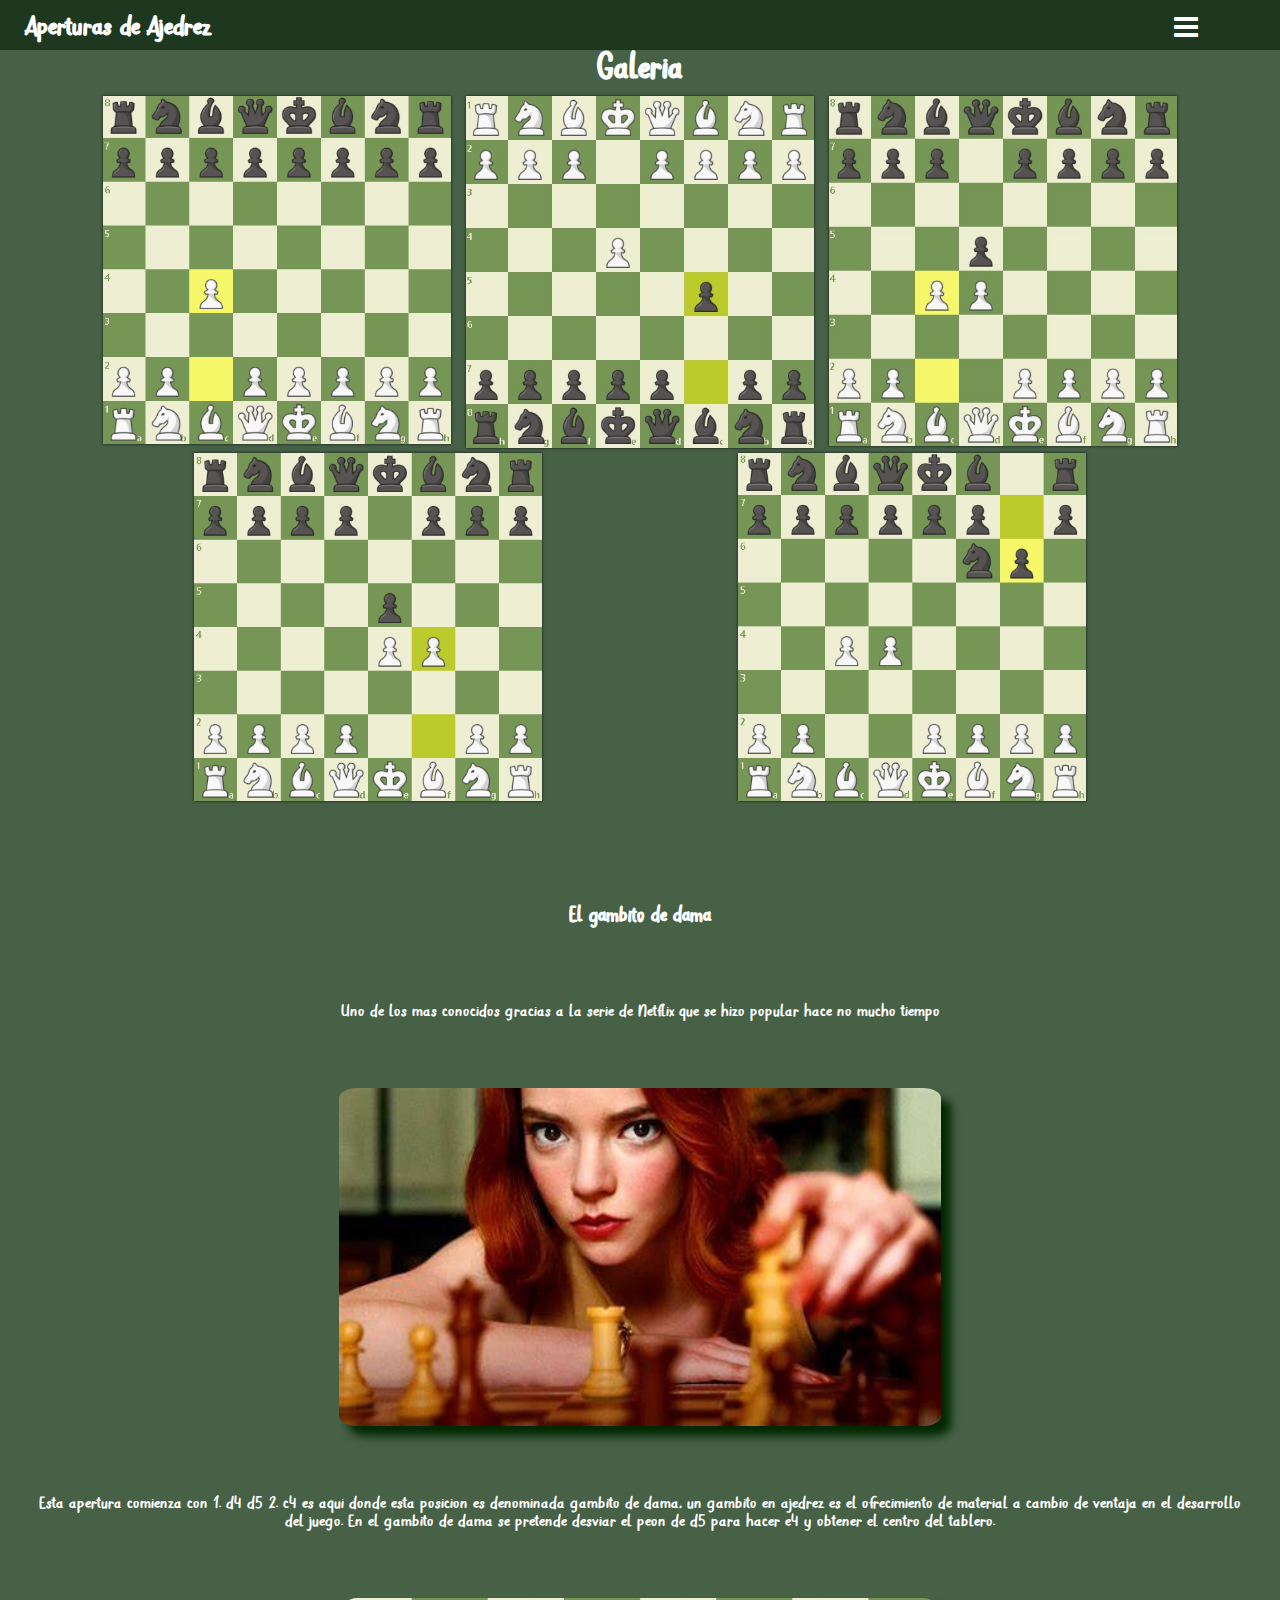
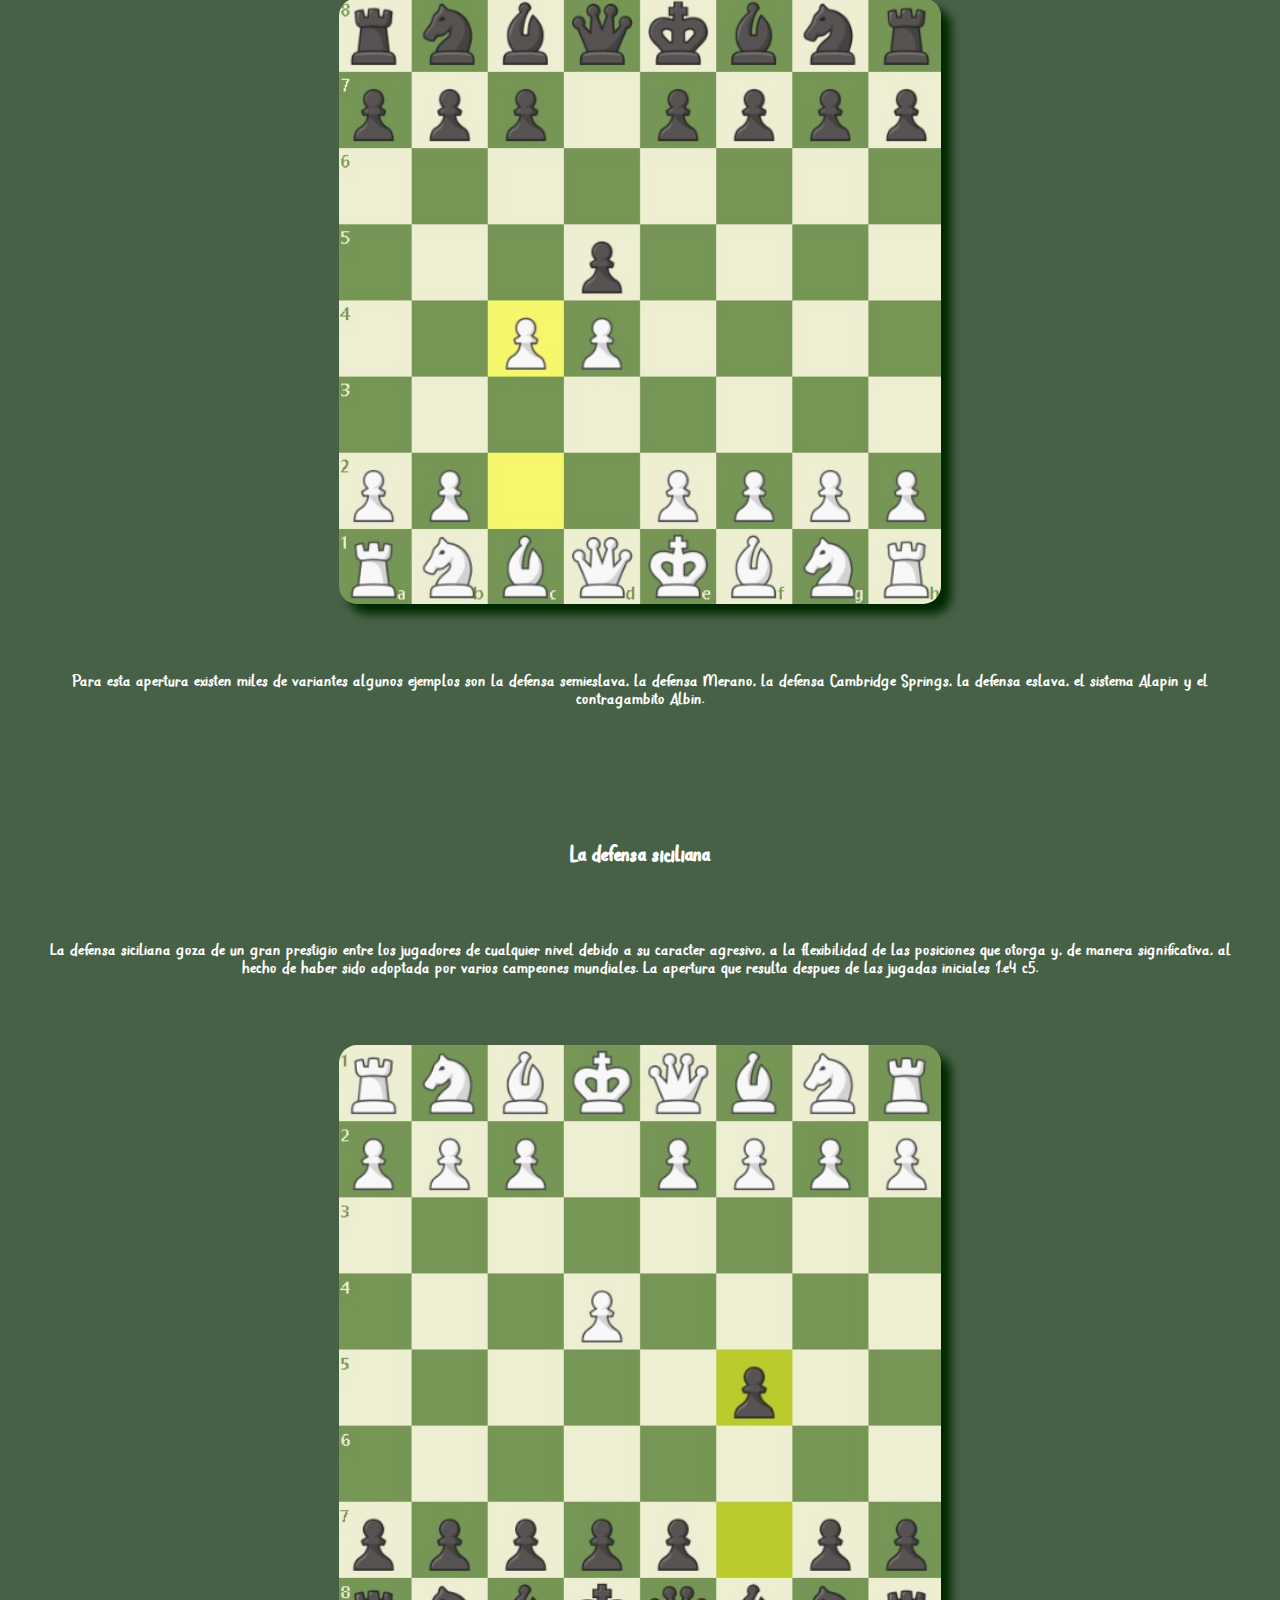
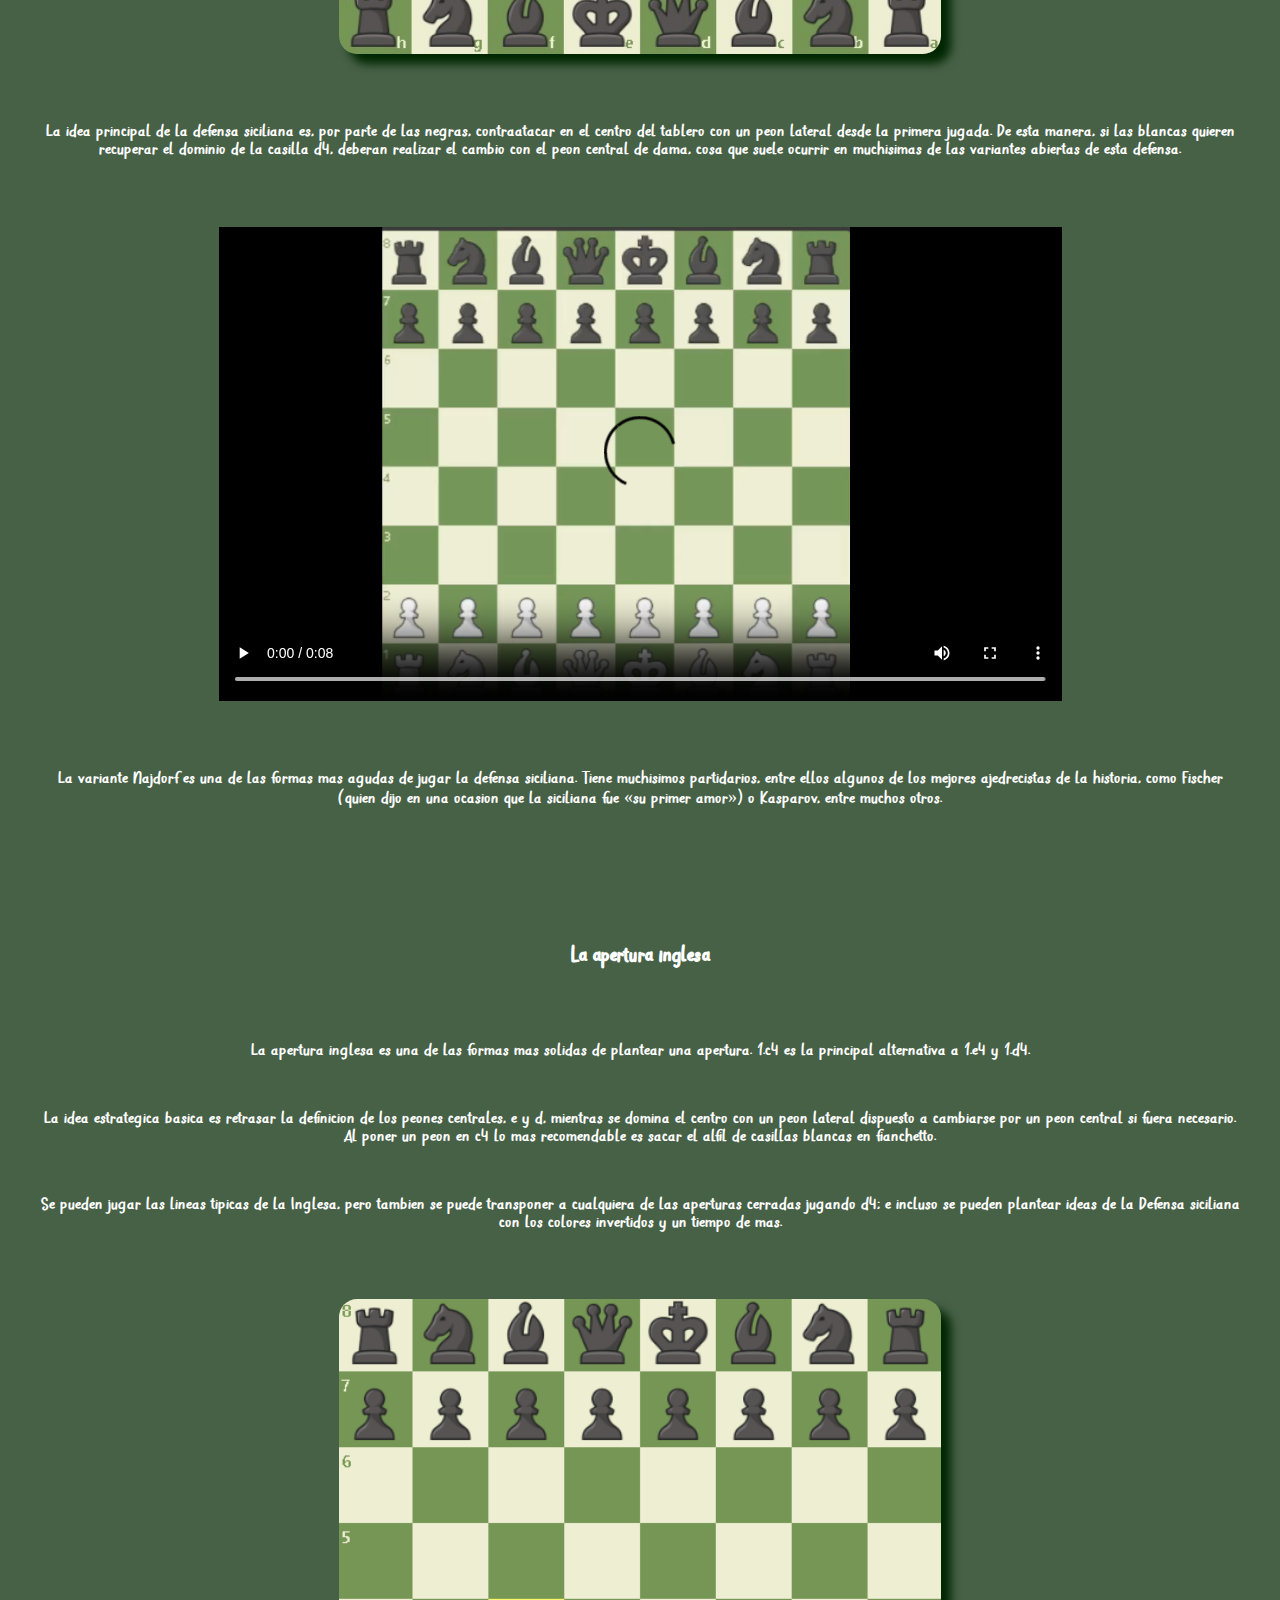
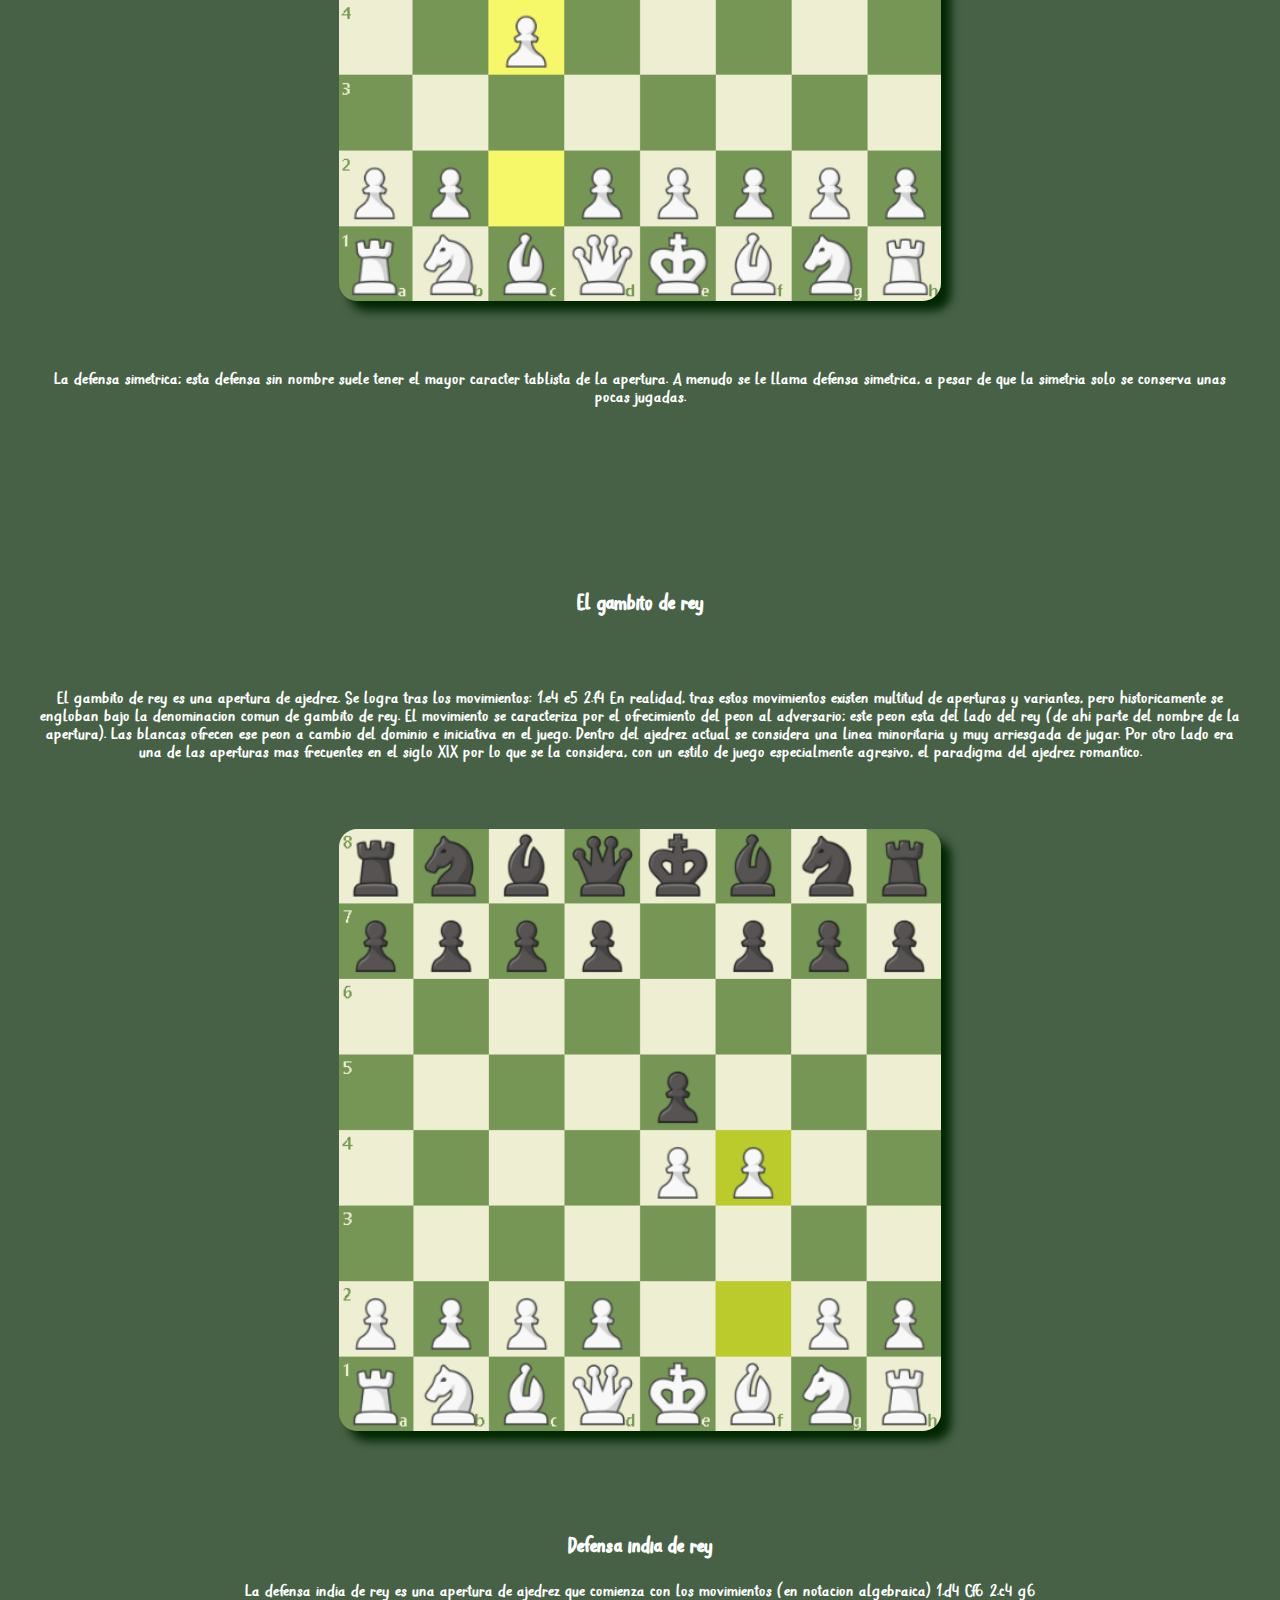
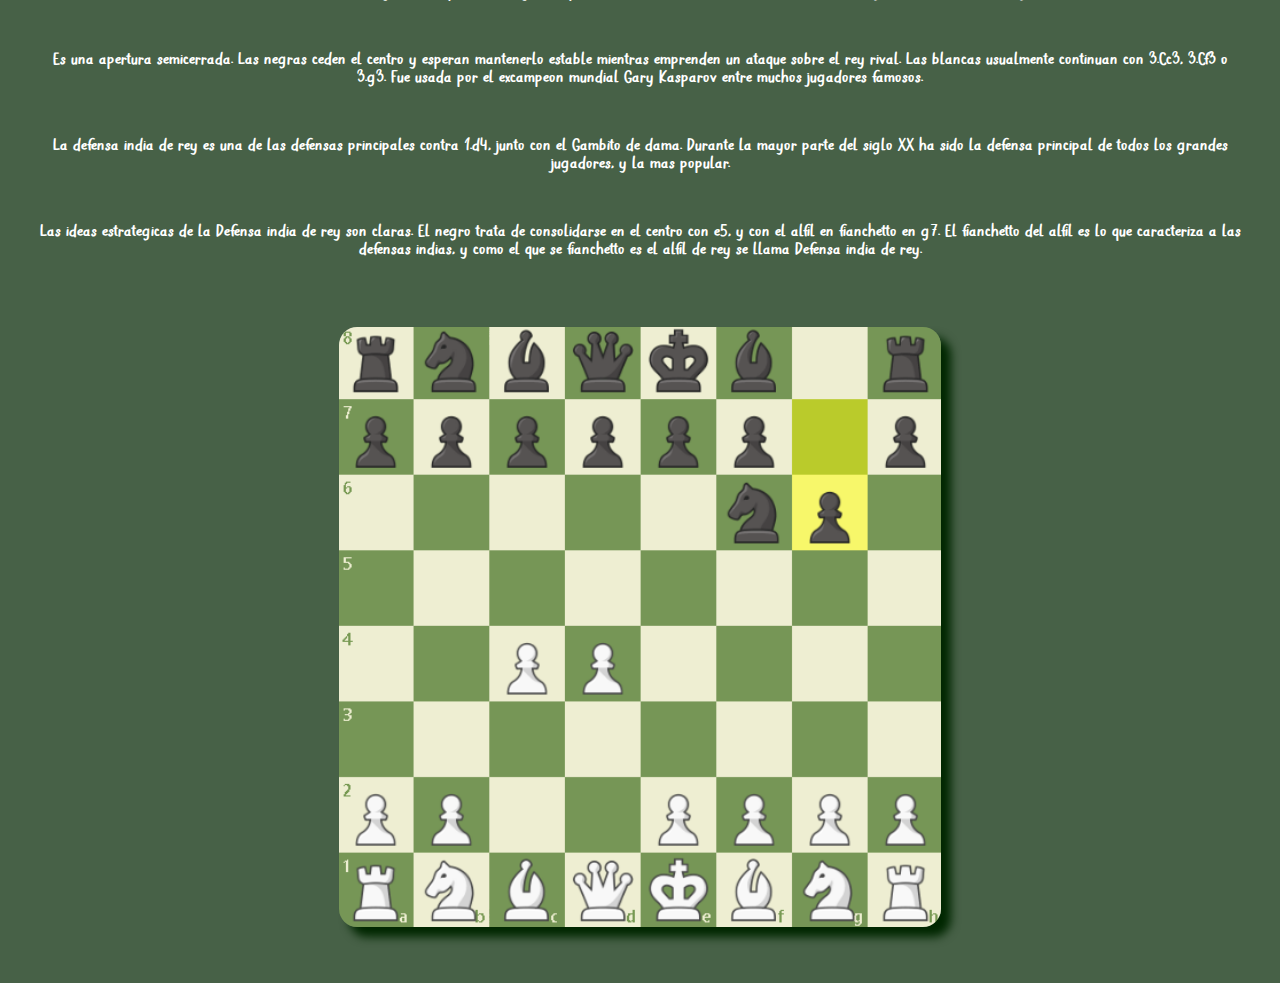
<file: html/aperturas.html>
﻿<html>

<head>
    <meta charset="utf-8">
    <meta http-equiv="X-UA-Compatible" content="IE=edge">
    <title>Aprende ajedrez</title>
    <meta name="viewport" content="width=device-width, initial-scale=1">
    <link rel="stylesheet" href="../css/aestilos.css">
    <link rel="stylesheet" href="../css/fontello.css">
</head>

<body>
    <header>
        <div class="contenedor">
            <h2>Aperturas de Ajedrez</h2>
            <input type="checkbox" id="menu-bar">
            <label class="icon-menu" for="menu-bar"></label>
            <div class="menu">
                <a href="index.html">Inicio</a>
                <a href="aperturas.html">Aperturas</a>
                <a href="desarrollo.html">Desarrollo de partida</a>
                <a href="elo.html">El Elo</a>
                <a href="pogchamps.html">PogChamps</a>
                <a href="magnus.html">El campeon del mundo</a>
            </div>
        </div>
    </header>
    <nav>
        <div class="galeria">
            <h1>Galeria</h1>
            <div class="linea"></div>
            <div class="contenedor-imagenes">
                <div class="imagen">
                    <img src="../img/apertura-inglesa.png" alt="">
                    <div class="overlay">
                        <a href="#apertura-inglesa">
                            <span class="apertura-inglesa"><h2>Apertura inglesa</h2></span>
                        </a>
                    </div>
                </div>
                <div class="imagen">
                    <img src="../img/defensa-siciliana.jpg" alt="">
                    <div class="overlay">
                        <a href="#defensa-siciliana">
                            <span class="defensa-siciliana"><h2>Defensa siciliana</h2></span>
                        </a>
                    </div>
                </div>
                <div class="imagen">
                    <img src="../img/posicion-gambito-de-dama.jpg" alt="">
                    <div class="overlay">
                        <a href="#gambito-de-dama">
                            <span class="gambito-de-dama"><h2>Gambito de dama</h2></span>
                        </a>
                    </div>
                </div>
                <div class="imagen">
                    <img src="../img/gambito-de-rey.png" alt="">
                    <div class="overlay">
                        <a href="#gambito-de-rey">
                            <span class="gambito-de-rey"><h2>Gambito de rey</h2></span>
                        </a>
                    </div>
                </div>
                <div class="imagen">
                    <img src="../img/india-de-rey.png" alt="">
                    <div class="overlay">
                        <a href="#india-de-rey">
                            <span class="india-de-rey"><h2>India de rey</h2></span>
                        </a>
                    </div>
                </div>
            </div>
        </div>
    </nav>
    <main>
        <div class="contenido">
            <br id="gambito-de-dama"><br>
            <p>
                <h3> El gambito de dama</h3>
            </p>
            <p>Uno de los mas conocidos gracias a la serie de Netflix que se hizo popular hace no mucho tiempo</p>
            <br>
            <center>
                <p><img class="img" src="../img/gambito-de-dama.jpg"></p>
            </center>
            <br>
            <p>Esta apertura comienza con 1. d4 d5 2. c4 es aqui donde esta posicion es denominada gambito de dama, un gambito en ajedrez es el ofrecimiento de material a cambio de ventaja en el desarrollo del juego. En el gambito de dama se pretende desviar
                el peon de d5 para hacer e4 y obtener el centro del tablero.</p>
            <br>
            <center>
                <p><img class="img" src="../img/posicion-gambito-de-dama.jpg"></p>
            </center>
            <br>
            <p> Para esta apertura existen miles de variantes algunos ejemplos son la defensa semieslava, la defensa Merano, la defensa Cambridge Springs, la defensa eslava, el sistema Alapín y el contragambito Albin.</p>
        </div>
        <div class="contenido">
            <br id="defensa-siciliana"><br>
            <p>
                <h3>La defensa siciliana</h3>
            </p>
            <p>La defensa siciliana goza de un gran prestigio entre los jugadores de cualquier nivel debido a su carácter agresivo, a la flexibilidad de las posiciones que otorga y, de manera significativa, al hecho de haber sido adoptada por varios campeones
                mundiales. La apertura que resulta después de las jugadas iniciales 1.e4 c5.
            </p>
            <br>
            <center>
                <p><img class="img" src="../img/defensa-siciliana.jpg"></p>
            </center>
            <br>
            <p>La idea principal de la defensa siciliana es, por parte de las negras, contraatacar en el centro del tablero con un peón lateral desde la primera jugada. De esta manera, si las blancas quieren recuperar el dominio de la casilla d4, deberán
                realizar el cambio con el peón central de dama, cosa que suele ocurrir en muchísimas de las variantes abiertas de esta defensa.</p>
            <br>
            <center>
                <p><video class="vid" src="../vid/defensa-siciliana.mp4" controls autoplay></video></p>
            </center>
            <br>
            <p>La variante Najdorf es una de las formas más agudas de jugar la defensa siciliana. Tiene muchísimos partidarios, entre ellos algunos de los mejores ajedrecistas de la historia, como Fischer (quien dijo en una ocasión que la siciliana fue «su
                primer amor») o Kasparov, entre muchos otros.</p>
        </div>
        <div class="contenido">
            <br id="apertura-inglesa"><br>
            <p>
                <h3>La apertura inglesa</h3>
            </p>
            <p>La apertura inglesa es una de las formas más sólidas de plantear una apertura. 1.c4 es la principal alternativa a 1.e4 y 1.d4.</p>
            <p>La idea estratégica básica es retrasar la definición de los peones centrales, e y d, mientras se domina el centro con un peón lateral dispuesto a cambiarse por un peón central si fuera necesario. Al poner un peón en c4 lo más recomendable
                es sacar el alfil de casillas blancas en fianchetto.</p>
            <p>Se pueden jugar las líneas típicas de la Inglesa, pero también se puede transponer a cualquiera de las aperturas cerradas jugando d4; e incluso se pueden plantear ideas de la Defensa siciliana con los colores invertidos y un tiempo de más.</p>
            <br>
            <center>
                <p><img class="img" src="../img/apertura-inglesa.png"></p>
            </center>
            <br>
            <p>La defensa simetrica; esta defensa sin nombre suele tener el mayor carácter tablista de la apertura. A menudo se le llama defensa simétrica, a pesar de que la simetría solo se conserva unas pocas jugadas.</p>
            <p id="gambito-de-rey"></p>
        </div>
        <div class="contenido">
            <br><br>
            <p>
                <h3>El gambito de rey</h3>
            </p>
            <p>El gambito de rey es una apertura de ajedrez. Se logra tras los movimientos: 1.e4 e5 2.f4 En realidad, tras estos movimientos existen multitud de aperturas y variantes, pero históricamente se engloban bajo la denominación común de gambito
                de rey. El movimiento se caracteriza por el ofrecimiento del peón al adversario; este peón está del lado del rey (de ahí parte del nombre de la apertura). Las blancas ofrecen ese peón a cambio del dominio e iniciativa en el juego. Dentro
                del ajedrez actual se considera una línea minoritaria y muy arriesgada de jugar. Por otro lado era una de las aperturas más frecuentes en el siglo XIX por lo que se la considera, con un estilo de juego especialmente agresivo, el paradigma
                del ajedrez romántico. </p>
            <br>
            <center>
                <p><img src="../img/gambito-de-rey.png" class="img"></p>
            </center>
            <br id="india-de-rey">
        </div>
        <div class="contenido">
            <br><br>
            <h3>Defensa india de rey</h3>
            <p>La defensa india de rey es una apertura de ajedrez que comienza con los movimientos (en notación algebraica) 1.d4 Cf6 2.c4 g6</p>
            <p>Es una apertura semicerrada. Las negras ceden el centro y esperan mantenerlo estable mientras emprenden un ataque sobre el rey rival. Las blancas usualmente continúan con 3.Cc3, 3.Cf3 o 3.g3. Fue usada por el excampeón mundial Gary Kasparov
                entre muchos jugadores famosos.</p>
            <p>La defensa india de rey es una de las defensas principales contra 1.d4, junto con el Gambito de dama. Durante la mayor parte del siglo XX ha sido la defensa principal de todos los grandes jugadores, y la más popular.</p>
            <p>Las ideas estratégicas de la Defensa india de rey son claras. El negro trata de consolidarse en el centro con e5, y con el alfil en fianchetto en g7. El fianchetto del alfil es lo que caracteriza a las defensas indias, y como el que se fianchetto
                es el alfil de rey se llama Defensa india de rey.</p>
            <br>
            <center>
                <p><img class="img" src="../img/india-de-rey.png"></p>
            </center>
            <br>
        </div>
    </main>
</body>

</html>
</file>
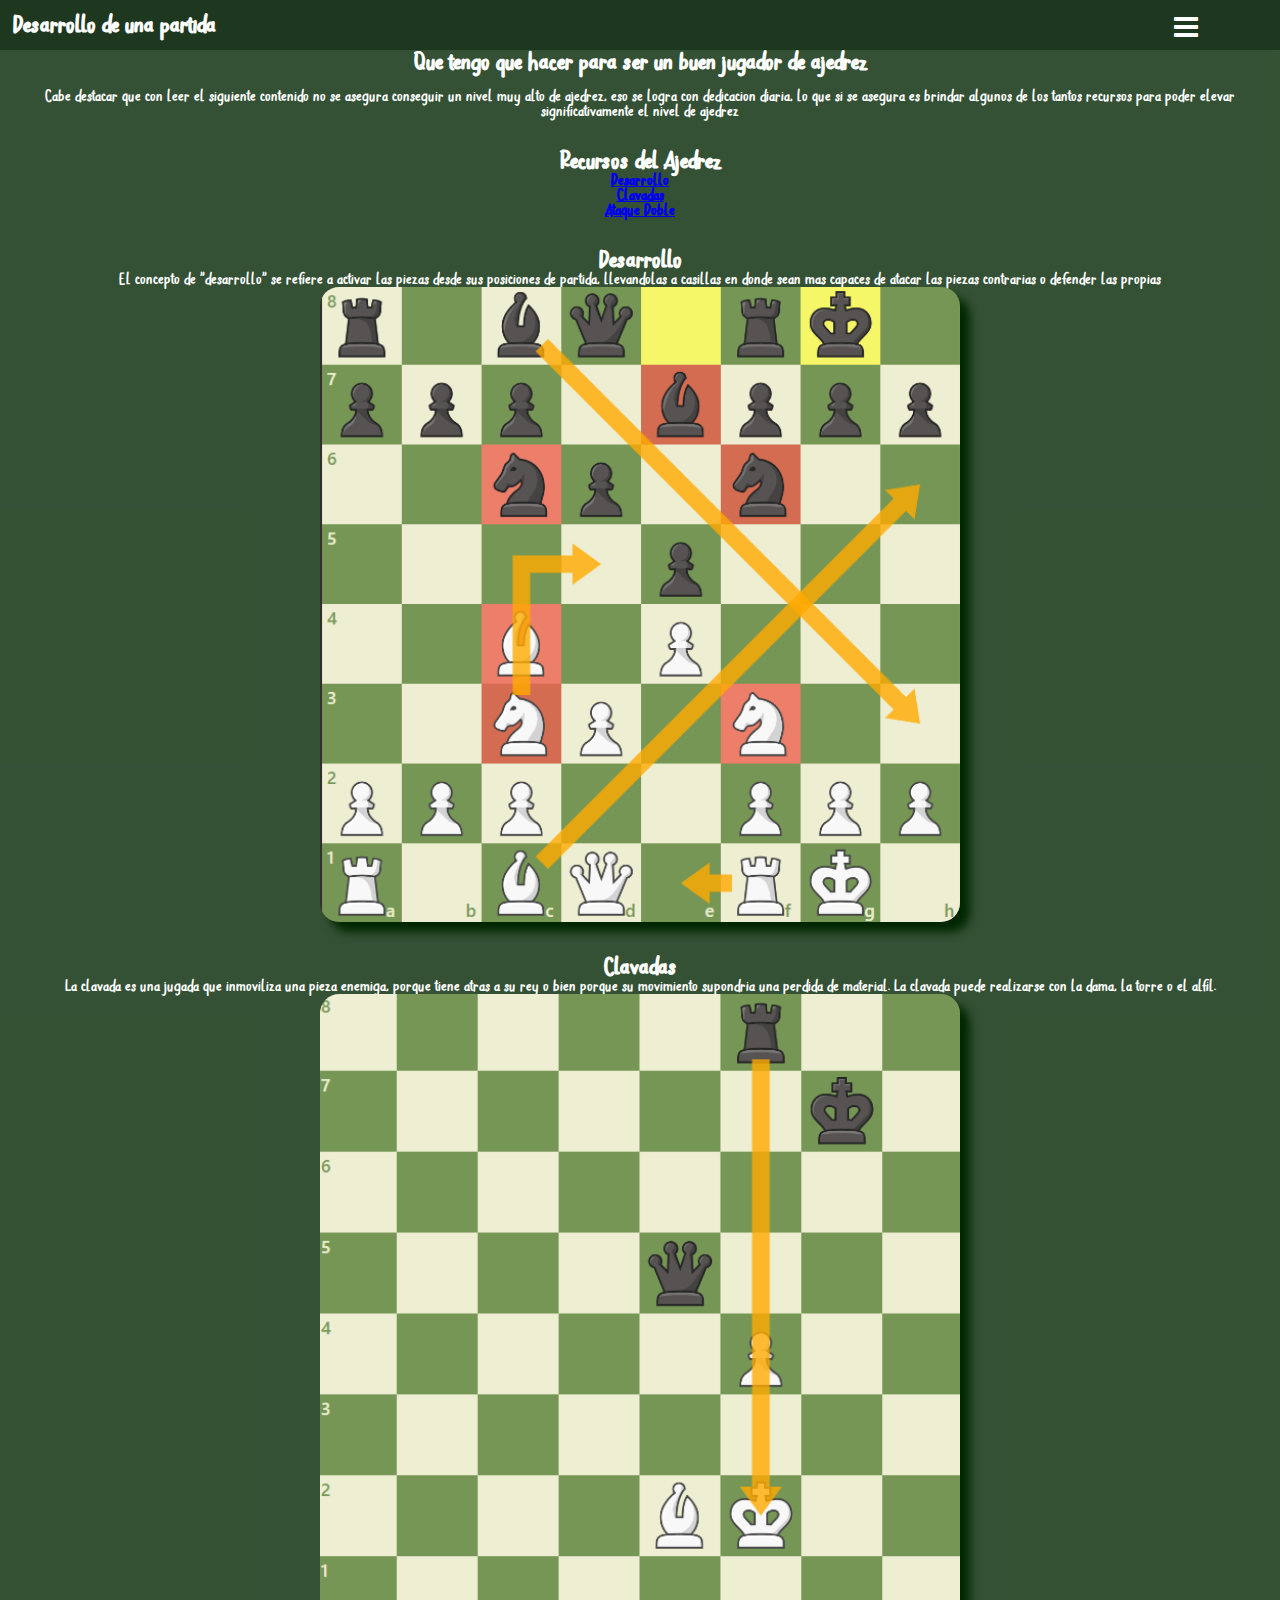
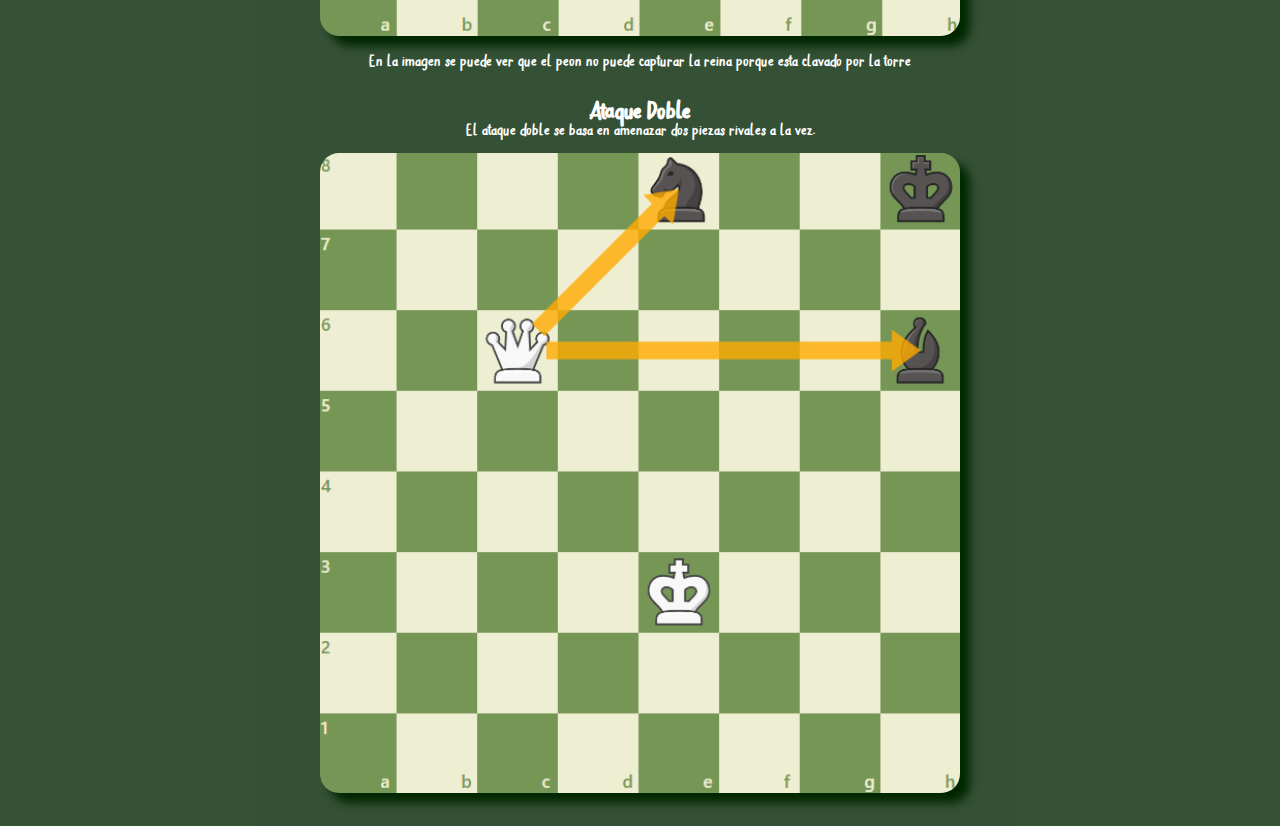
<file: html/desarrollo.html>
<!DOCTYPE html>
<html>

<head>
    <meta charset="utf-8">
    <meta http-equiv="X-UA-Compatible" content="IE=edge">
    <title>Aprende Ajedrez</title>
    <meta name="viewport" content="width=device-width, initial-scale=1">
    <link rel="stylesheet" href="../css/destilos.css">
    <link rel="stylesheet" href="../css/fontello.css">
</head>

<body>
    <header>
        <div class="contenedor">
            <h2>Desarrollo de una partida</h2>
            <input type="checkbox" id="menu-bar">
            <label class="icon-menu" for="menu-bar"></label>
            <div class="menu">
                <a href="index.html">Inicio</a>
                <a href="aperturas.html">Aperturas</a>
                <a href="desarrollo.html">Desarrollo de partida</a>
                <a href="elo.html">El Elo</a>
                <a href="pogchamps.html">PogChamps</a>
                <a href="magnus.html">El campeon del mundo</a>
            </div>
        </div>
    </header>
    <main>
        <div class="contenido">
            <h2>Que tengo que hacer para ser un buen jugador de ajedrez</h2><br>
            <p>Cabe destacar que con leer el siguiente contenido no se asegura conseguir un nivel muy alto de ajedrez, eso se logra con dedicacion diaria, lo que si se asegura es brindar algunos de los tantos recursos para poder elevar significativamente
                el nivel de ajedrez</p>
            <br><br>
            <h2>Recursos del Ajedrez</h2>
            <a href="#desarrollo">
                <center><h4>Desarrollo</h4></center>
            </a>
            <a href="#clavadas">
                <center><h4>Clavadas</h4></center>
            </a>
            <a href="#doble-ataque">
                <center><h4>Ataque Doble</h4></center>
            </a>
            <br id="desarrollo"><br>
            <h2>Desarrollo</h2>
            <p>El concepto de "desarrollo" se refiere a activar las piezas desde sus posiciones de partida, llevandolas a casillas en donde sean mas capaces de atacar las piezas contrarias o defender las propias</p>
            <center>
                <p><img class="img" src="../img/desarrollo.jpg"></p>
            </center>
            <br id="clavadas"><br>
            <h2>Clavadas</h2>
            <p>La clavada es una jugada que inmoviliza una pieza enemiga, porque tiene atras a su rey o bien porque su movimiento supondria una perdida de material. La clavada puede realizarse con la dama, la torre o el alfil.</p>
            <center>
                <p><img class="img" src="../img/clavada.jpg"></p>
            </center>
            <br>
            <p>En la imagen se puede ver que el peon no puede capturar la reina porque esta clavado por la torre</p>
            <br id="doble-ataque"><br>
            <h2>Ataque Doble</h2>
            <p>El ataque doble se basa en amenazar dos piezas rivales a la vez.</p>
            <br>
            <center>
                <p><img class="img" src="../img/ataquedbl.jpg"></p>
            </center>
            <br><br>
        </div>
    </main>
</body>

</html>
</file>
<file: css/aestilos.css>
@import url(menu.css);
* {
    margin: 0;
    padding: 0;
    box-sizing: border-box;
}

@font-face {
    font-family: Storytime;
    src: url(../font/Storytime.ttf)
}

body {
    font-family: Storytime;
    text-justify: justify;
    font-size: large;
}

.icon-menu {
    margin-top: 1%;
}

header {
    width: 100%;
    height: 50px;
    background: #1e381f;
    color: #fff;
    position: fixed;
    top: 0;
    left: 0;
    z-index: 100;
}

.contenedor {
    margin: auto;
    width: 98%;
}

.contenedor h2 {
    float: left;
    margin: 1%;
    width: 86%;
}

.contenido {
    float: left;
    padding: 1%;
    text-align: center;
    color: #fff;
    background-color: rgba(51, 80, 51, 0.9);
}

p {
    padding: 2%;
}

.img {
    width: 80%;
    box-shadow: 10px 10px 10px rgba(00, 39, 00);
    border-radius: 3%;
}

.vid {
    width: 100%;
}

.galeria {
    font-family: Storytime;
    background-color: rgba(51, 80, 51, 0.9);
}

h1 {
    text-align: center;
    padding-top: 50px;
    color: white;
}

.linea {
    margin-bottom: 10px;
}

.contenedor-imagenes {
    display: flex;
    width: 85%;
    margin: auto;
    justify-content: space-around;
    flex-wrap: wrap;
    border-radius: 3px;
}

.contenedor-imagenes .imagen {
    width: 32%;
    position: relative;
    height: 100%;
    margin-bottom: 5px;
    box-shadow: 0px 0px 3px 0px rgba(0, 0, 0, 0.75)
}

.imagen img {
    width: 100%;
    height: 100%;
    object-fit: cover;
}

.overlay {
    position: absolute;
    bottom: 0;
    left: 0;
    background: rgba(0, 118, 192, 0.5);
    width: 100%;
    height: 0;
    overflow: hidden;
    transition: 0.3s ease;
}

.overlay h2 {
    color: #fff;
    font-weight: 300;
    font-size: 30px;
    position: absolute;
    top: 50%;
    left: 50%;
    text-align: center;
    transform: translate(-50%, -50%);
}

.imagen:hover .overlay {
    height: 100%;
    width: 100%;
    cursor: pointer;
}

.imagen:hover {
    height: 100%;
    cursor: pointer;
    transform: scale(1.05);
}

@media screen and (max-width:1024px) {
    .contenedor-imagenes {
        width: 95%;
    }
}

@media screen and (max-width:768px) {
    .contenedor-imagenes {
        width: 90%;
    }
    .contenedor-imagenes .imagen {
        width: 48%;
    }
}

@media screen and (max-width:450px) {
    h1 {
        font-size: 22px;
    }
    .contenedor-imagenes {
        width: 98%;
    }
    .contenedor-imagenes .imagen {
        width: 80%;
    }
}

@media screen and (min-width:1024px) {
    .img {
        width: 30%;
    }
    .vid {
        width: 50%;
    }
}

@media screen and (min-width:768px) {
    .img {
        width: 50%;
    }
    .vid {
        width: 70%;
    }
}
</file>
<file: css/fontello.css>
@font-face {
  font-family: 'fontello';
  src: url('../font/fontello.eot?59598046');
  src: url('../font/fontello.eot?59598046#iefix') format('embedded-opentype'),
       url('../font/fontello.woff2?59598046') format('woff2'),
       url('../font/fontello.woff?59598046') format('woff'),
       url('../font/fontello.ttf?59598046') format('truetype'),
       url('../font/fontello.svg?59598046#fontello') format('svg');
  font-weight: normal;
  font-style: normal;
}
/* Chrome hack: SVG is rendered more smooth in Windozze. 100% magic, uncomment if you need it. */
/* Note, that will break hinting! In other OS-es font will be not as sharp as it could be */
/*
@media screen and (-webkit-min-device-pixel-ratio:0) {
  @font-face {
    font-family: 'fontello';
    src: url('../font/fontello.svg?59598046#fontello') format('svg');
  }
}
*/
[class^="icon-"]:before, [class*=" icon-"]:before {
  font-family: "fontello";
  font-style: normal;
  font-weight: normal;
  speak: never;

  display: inline-block;
  text-decoration: inherit;
  width: 1em;
  margin-right: .2em;
  text-align: center;
  /* opacity: .8; */

  /* For safety - reset parent styles, that can break glyph codes*/
  font-variant: normal;
  text-transform: none;

  /* fix buttons height, for twitter bootstrap */
  line-height: 1em;

  /* Animation center compensation - margins should be symmetric */
  /* remove if not needed */
  margin-left: .2em;

  /* you can be more comfortable with increased icons size */
  /* font-size: 120%; */

  /* Font smoothing. That was taken from TWBS */
  -webkit-font-smoothing: antialiased;
  -moz-osx-font-smoothing: grayscale;

  /* Uncomment for 3D effect */
  /* text-shadow: 1px 1px 1px rgba(127, 127, 127, 0.3); */
}

.icon-menu:before { content: '\f0c9'; } /* '' */
</file>
<file: css/destilos.css>
@import url(menu.css);
* {
    margin: 0;
    padding: 0;
    box-sizing: border-box;
}

@font-face {
    font-family: Storytime;
    src: url(../font/Storytime.ttf)
}

body {
    font-family: Storytime;
    width: 100%;
    height: 100%;
    background-color: rgba(51, 80, 51, 0.9);
    text-justify: justify;
}

header {
    width: 100%;
    height: 50px;
    background: #1e381f;
    color: #fff;
    position: fixed;
    top: 0;
    left: 0;
    z-index: 100;
}

.contenedor {
    padding: 1%;
    width: 100%;
}

.contenedor h2 {
    width: 80%;
    float: left;
}

.contenido {
    padding-top: 50px;
    color: #fff;
    background-color: rgba(51, 80, 51, 0.9);
    text-align: center;
}

.contenido a {
    text-align: left;
}

h2 {
    width: 100%;
}

.img {
    width: 80%;
    border-radius: 3%;
    box-shadow: 10px 10px 10px rgba(00, 39, 00);
}

.vid {
    width: 100%;
}

.icon-menu {
    margin: 0%;
}

@media screen and (min-width:1024px) {
    .img {
        width: 30%;
    }
    .vid {
        width: 50%;
    }
}

@media screen and (min-width:768px) {
    .img {
        width: 50%;
    }
    .vid {
        width: 70%;
    }
}
</file>
